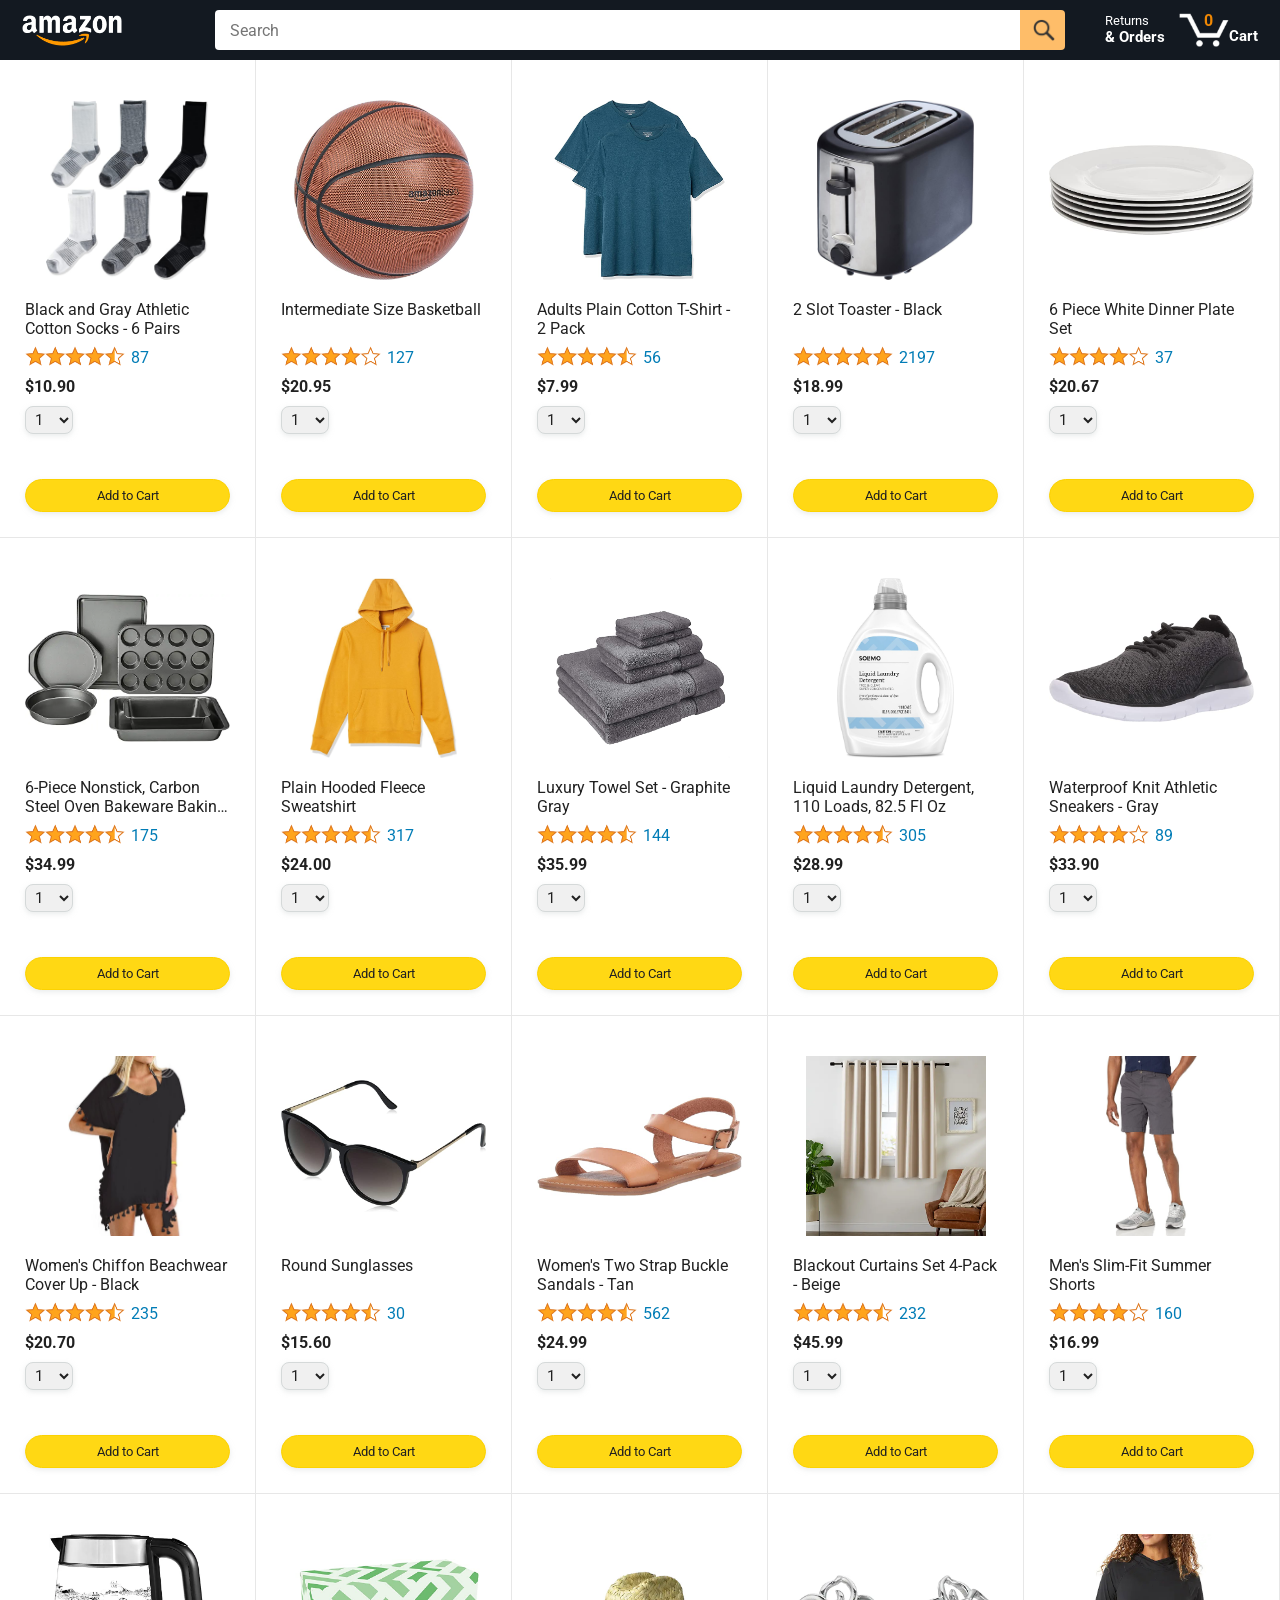
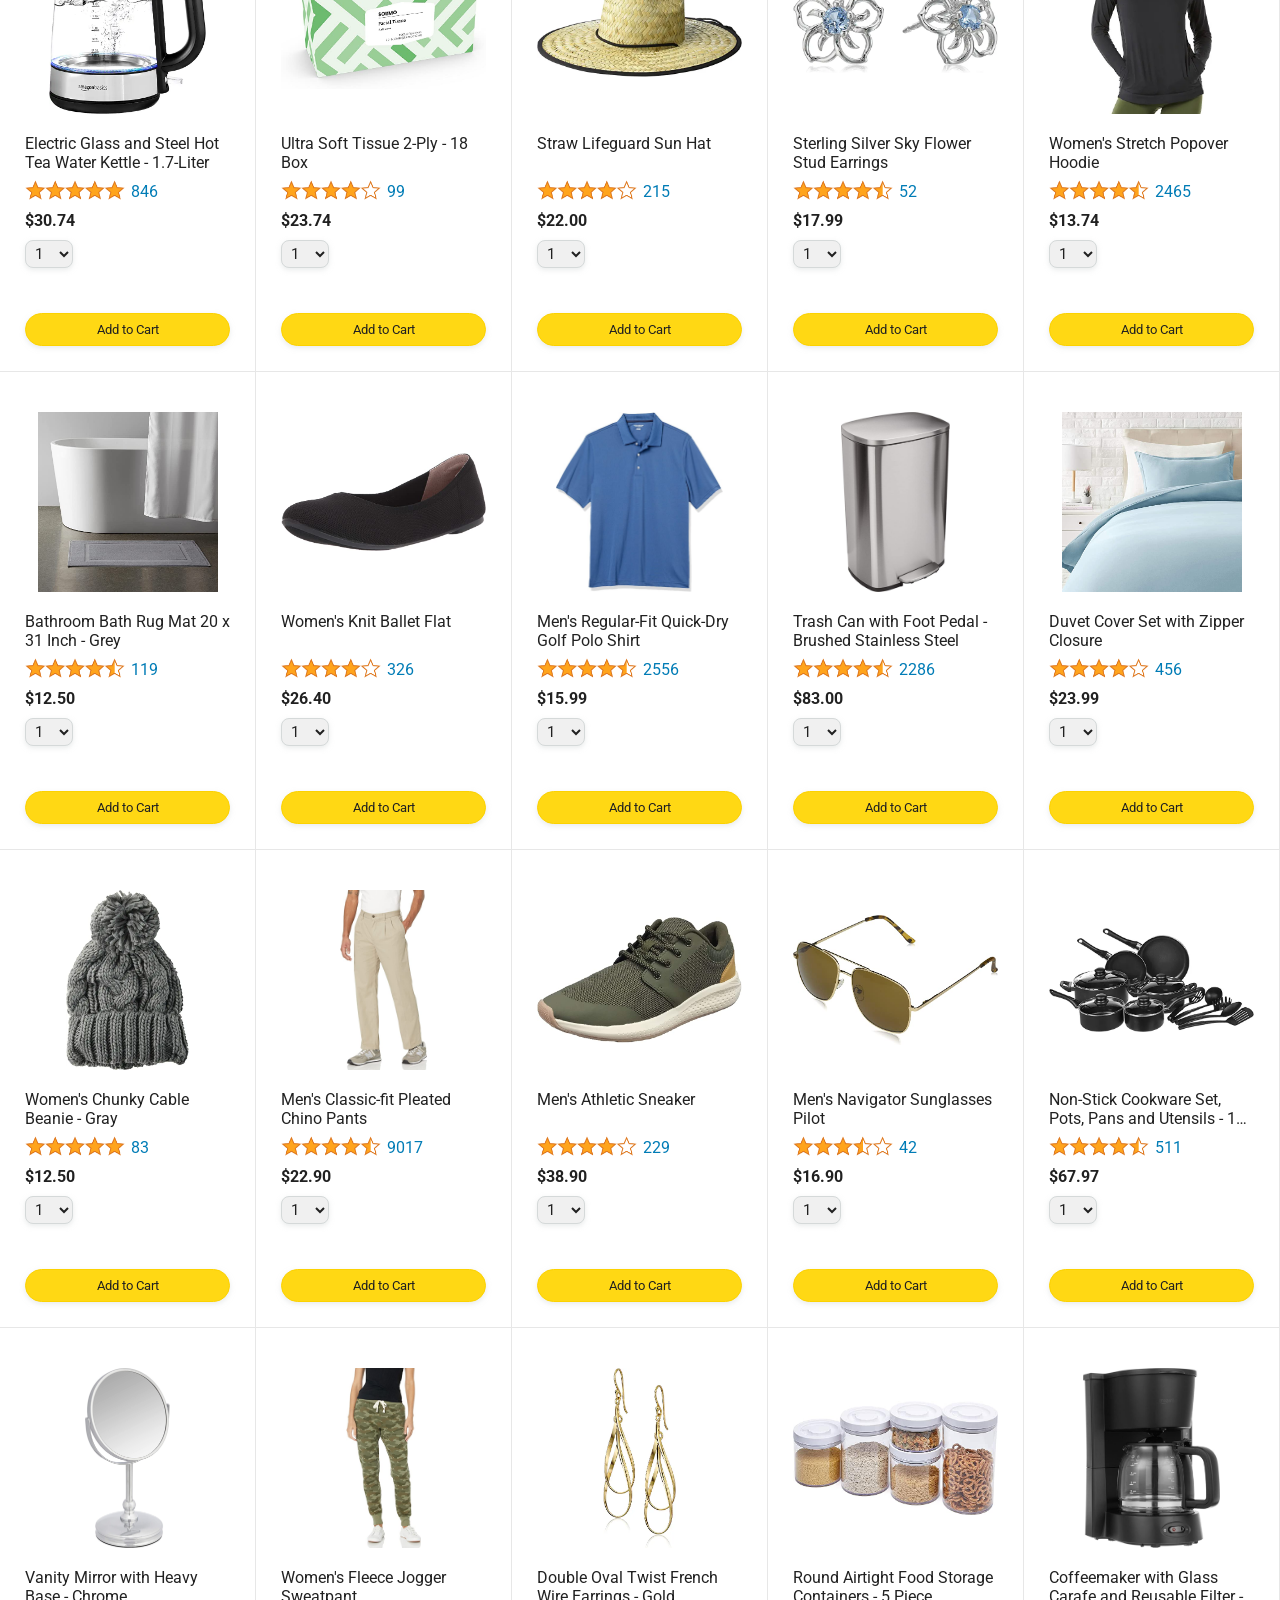
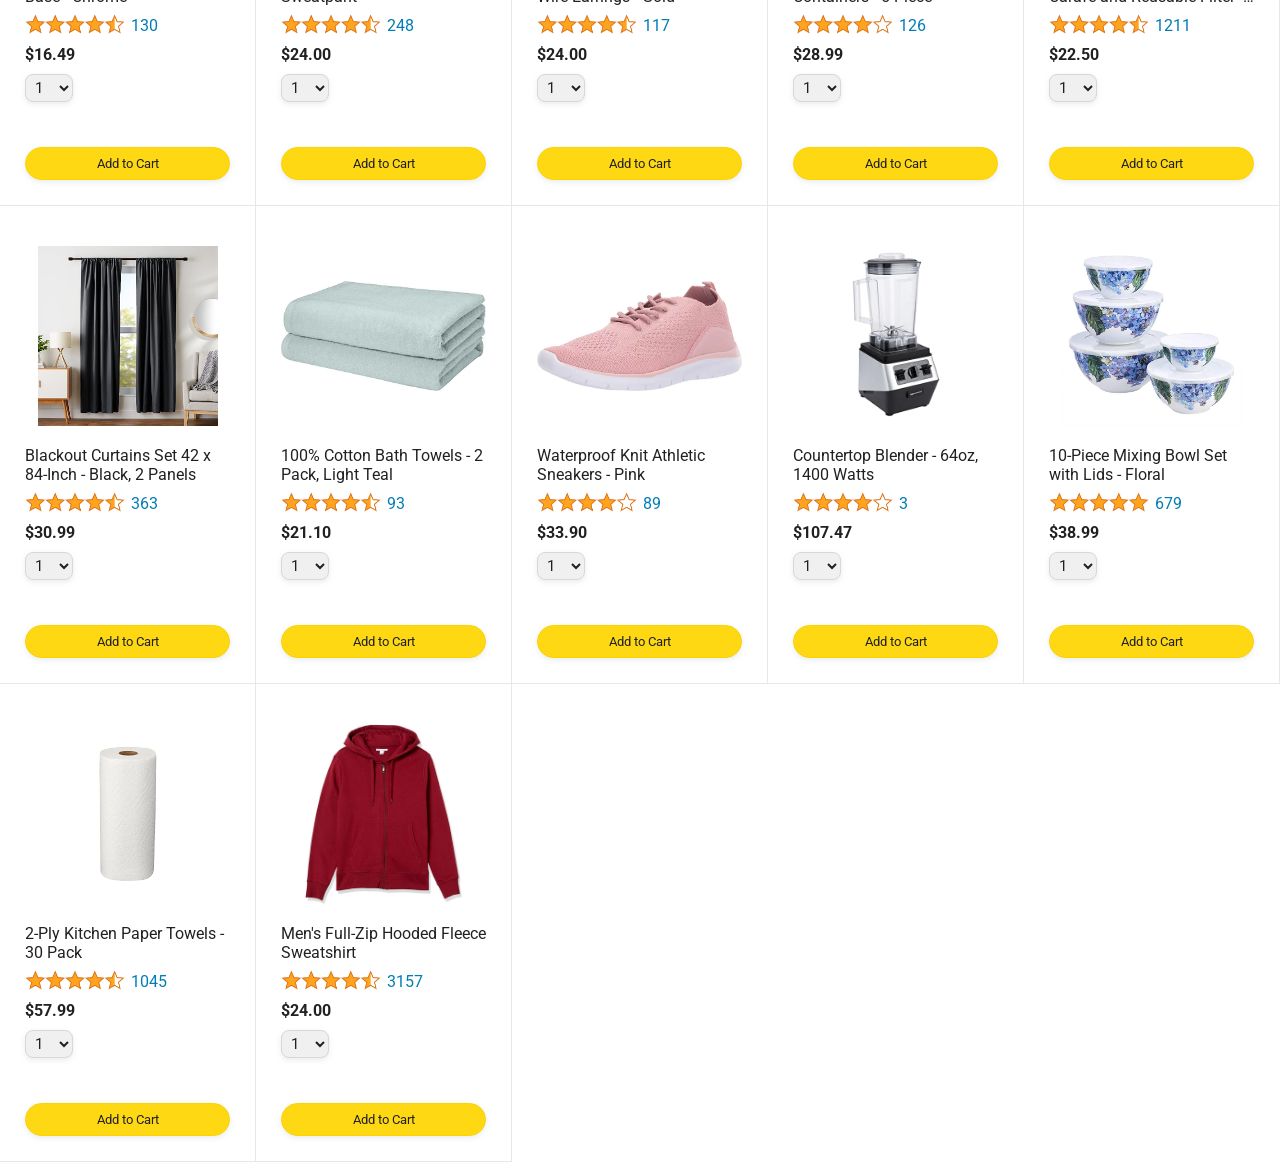
<file: index.html>
<!DOCTYPE html>
<html>
  <head>
    <title>Amazon Project</title>

    <!-- This code is needed for responsive design to work.
      (Responsive design = make the website look good on
      smaller screen sizes like a phone or a tablet). -->
    <meta name="viewport" content="width=device-width, initial-scale=1">
    

    <!-- Load a font called Roboto from Google Fonts. -->
    <link rel="preconnect" href="https://fonts.googleapis.com">
    <link rel="preconnect" href="https://fonts.gstatic.com" crossorigin>
    <link href="https://fonts.googleapis.com/css2?family=Roboto:wght@400;500;700&display=swap" rel="stylesheet">

    <!-- Here are the CSS files for this page. -->
    <link rel="stylesheet" href="styles/shared/general.css">
    <link rel="stylesheet" href="styles/shared/amazon-header.css">
    <link rel="stylesheet" href="styles/pages/amazon.css">
  </head>
  <body>
    <div class="amazon-header">
      <div class="amazon-header-left-section">
        <a href="amazon.html" class="header-link">
          <img class="amazon-logo"
            src="images/amazon-logo-white.png">
          <img class="amazon-mobile-logo"
            src="images/amazon-mobile-logo-white.png">
        </a>
      </div>

      <div class="amazon-header-middle-section">
        <input class="search-bar" type="text" placeholder="Search">

        <button class="search-button">
          <img class="search-icon" src="images/icons/search-icon.png">
        </button>
      </div>

      <div class="amazon-header-right-section">
        <a class="orders-link header-link" href="orders.html">
          <span class="returns-text">Returns</span>
          <span class="orders-text">& Orders</span>
        </a>

        <a class="cart-link header-link" href="checkout.html">
          <img class="cart-icon" src="images/icons/cart-icon.png">
          <div class="cart-quantity js-cart-quantity">0</div>
          <div class="cart-text">Cart</div>
        </a>
      </div>
    </div>
    
    <div class="main">
      <div class="products-grid js-products-grid">
      
      </div>
    </div>
    

    <script src = "data/products.js">

    </script>

<script type = "module" src = "scripts/amazon.js">

</script>

  </body>
</html>
</file>
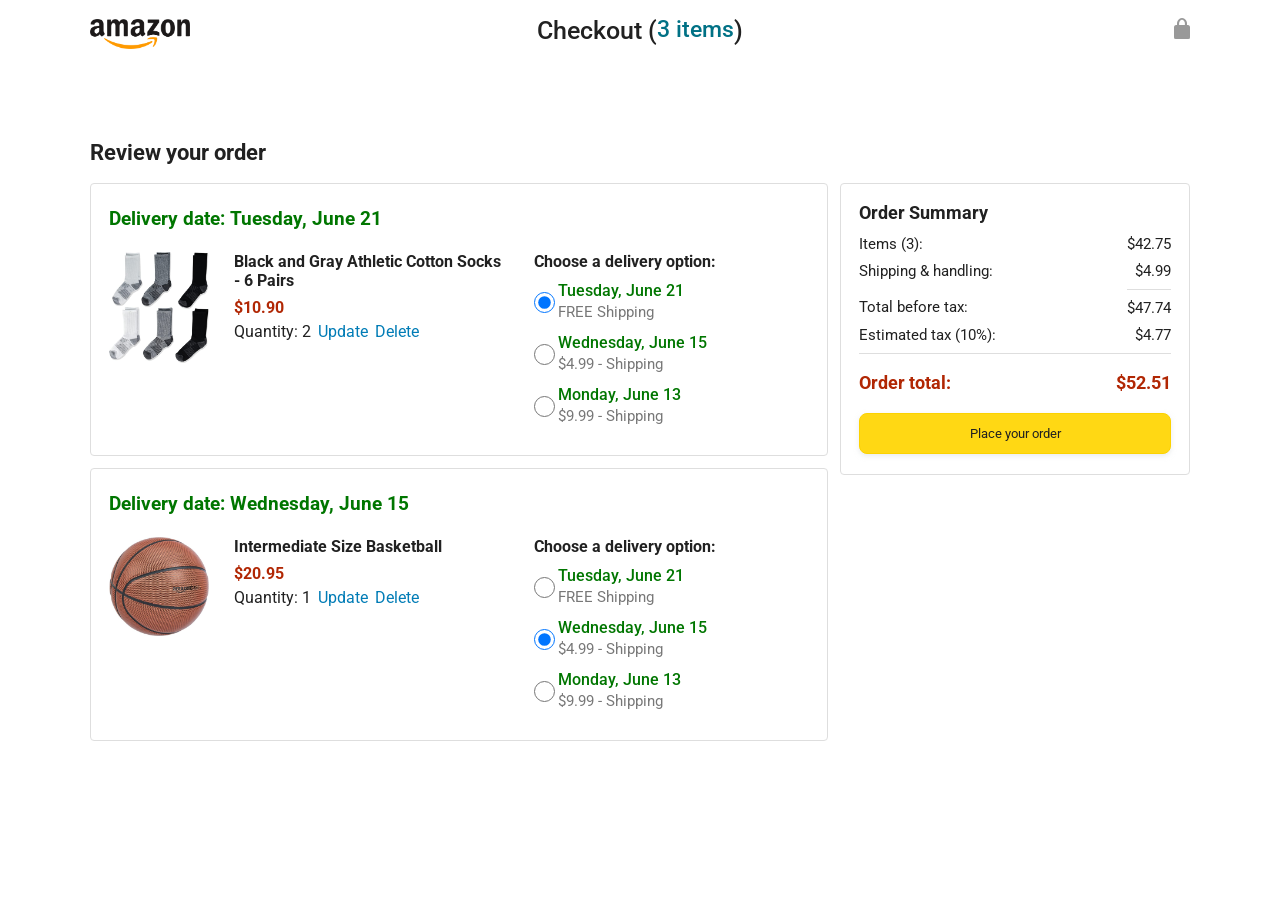
<file: checkout.html>
<!DOCTYPE html>
<html>
  <head>
    <title>Checkout</title>

    <!-- This code is needed for responsive design to work.
      (Responsive design = make the website look good on
      smaller screen sizes like a phone or a tablet). -->
    <meta name="viewport" content="width=device-width, initial-scale=1">

    <!-- Load a font called Roboto from Google Fonts. -->
    <link rel="preconnect" href="https://fonts.googleapis.com">
    <link rel="preconnect" href="https://fonts.gstatic.com" crossorigin>
    <link href="https://fonts.googleapis.com/css2?family=Roboto:wght@400;500;700&display=swap" rel="stylesheet">

    <!-- Here are the CSS files for this page. -->
    <link rel="stylesheet" href="styles/shared/general.css">
    <link rel="stylesheet" href="styles/pages/checkout/checkout-header.css">
    <link rel="stylesheet" href="styles/pages/checkout/checkout.css">
  </head>
  <body>
    <div class="checkout-header">
      <div class="header-content">
        <div class="checkout-header-left-section">
          <a href="amazon.html">
            <img class="amazon-logo" src="images/amazon-logo.png">
            <img class="amazon-mobile-logo" src="images/amazon-mobile-logo.png">
          </a>
        </div>

        <div class="checkout-header-middle-section">
          Checkout (<a class="return-to-home-link"
            href="amazon.html">3 items</a>)
        </div>

        <div class="checkout-header-right-section">
          <img src="images/icons/checkout-lock-icon.png">
        </div>
      </div>
    </div>

    <div class="main">
      <div class="page-title">Review your order</div>

      <div class="checkout-grid">
        <div class="order-summary">
          <div class="cart-item-container">
            <div class="delivery-date">
              Delivery date: Tuesday, June 21
            </div>

            <div class="cart-item-details-grid">
              <img class="product-image"
                src="images/products/athletic-cotton-socks-6-pairs.jpg">

              <div class="cart-item-details">
                <div class="product-name">
                  Black and Gray Athletic Cotton Socks - 6 Pairs
                </div>
                <div class="product-price">
                  $10.90
                </div>
                <div class="product-quantity">
                  <span>
                    Quantity: <span class="quantity-label">2</span>
                  </span>
                  <span class="update-quantity-link link-primary">
                    Update
                  </span>
                  <span class="delete-quantity-link link-primary">
                    Delete
                  </span>
                </div>
              </div>

              <div class="delivery-options">
                <div class="delivery-options-title">
                  Choose a delivery option:
                </div>
                <div class="delivery-option">
                  <input type="radio" checked
                    class="delivery-option-input"
                    name="delivery-option-1">
                  <div>
                    <div class="delivery-option-date">
                      Tuesday, June 21
                    </div>
                    <div class="delivery-option-price">
                      FREE Shipping
                    </div>
                  </div>
                </div>
                <div class="delivery-option">
                  <input type="radio"
                    class="delivery-option-input"
                    name="delivery-option-1">
                  <div>
                    <div class="delivery-option-date">
                      Wednesday, June 15
                    </div>
                    <div class="delivery-option-price">
                      $4.99 - Shipping
                    </div>
                  </div>
                </div>
                <div class="delivery-option">
                  <input type="radio"
                    class="delivery-option-input"
                    name="delivery-option-1">
                  <div>
                    <div class="delivery-option-date">
                      Monday, June 13
                    </div>
                    <div class="delivery-option-price">
                      $9.99 - Shipping
                    </div>
                  </div>
                </div>
              </div>
            </div>
          </div>

          <div class="cart-item-container">
            <div class="delivery-date">
              Delivery date: Wednesday, June 15
            </div>

            <div class="cart-item-details-grid">
              <img class="product-image"
                src="images/products/intermediate-composite-basketball.jpg">

              <div class="cart-item-details">
                <div class="product-name">
                  Intermediate Size Basketball
                </div>
                <div class="product-price">
                  $20.95
                </div>
                <div class="product-quantity">
                  <span>
                    Quantity: <span class="quantity-label">1</span>
                  </span>
                  <span class="update-quantity-link link-primary">
                    Update
                  </span>
                  <span class="delete-quantity-link link-primary">
                    Delete
                  </span>
                </div>
              </div>

              <div class="delivery-options">
                <div class="delivery-options-title">
                  Choose a delivery option:
                </div>

                <div class="delivery-option">
                  <input type="radio" class="delivery-option-input"
                    name="delivery-option-2">
                  <div>
                    <div class="delivery-option-date">
                      Tuesday, June 21
                    </div>
                    <div class="delivery-option-price">
                      FREE Shipping
                    </div>
                  </div>
                </div>
                <div class="delivery-option">
                  <input type="radio" checked class="delivery-option-input"
                    name="delivery-option-2">
                  <div>
                    <div class="delivery-option-date">
                      Wednesday, June 15
                    </div>
                    <div class="delivery-option-price">
                      $4.99 - Shipping
                    </div>
                  </div>
                </div>
                <div class="delivery-option">
                  <input type="radio" class="delivery-option-input"
                    name="delivery-option-2">
                  <div>
                    <div class="delivery-option-date">
                      Monday, June 13
                    </div>
                    <div class="delivery-option-price">
                      $9.99 - Shipping
                    </div>
                  </div>
                </div>
              </div>
            </div>
          </div>
        </div>

        <div class="payment-summary">
          <div class="payment-summary-title">
            Order Summary
          </div>

          <div class="payment-summary-row">
            <div>Items (3):</div>
            <div class="payment-summary-money">$42.75</div>
          </div>

          <div class="payment-summary-row">
            <div>Shipping &amp; handling:</div>
            <div class="payment-summary-money">$4.99</div>
          </div>

          <div class="payment-summary-row subtotal-row">
            <div>Total before tax:</div>
            <div class="payment-summary-money">$47.74</div>
          </div>

          <div class="payment-summary-row">
            <div>Estimated tax (10%):</div>
            <div class="payment-summary-money">$4.77</div>
          </div>

          <div class="payment-summary-row total-row">
            <div>Order total:</div>
            <div class="payment-summary-money">$52.51</div>
          </div>

          <button class="place-order-button button-primary">
            Place your order
          </button>
        </div>
      </div>
    </div>
  </body>
</html>
</file>
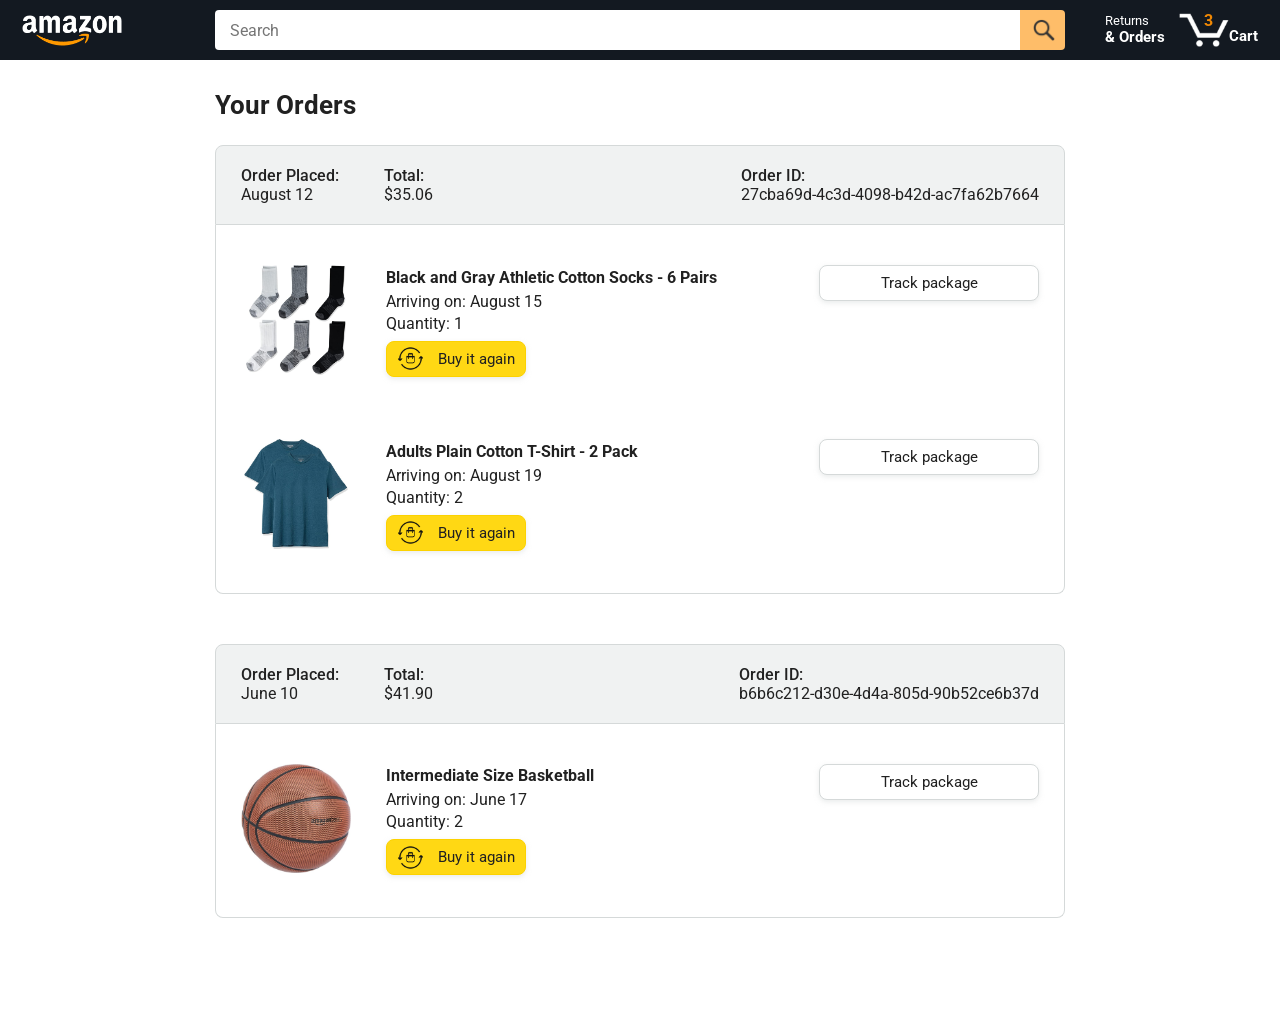
<file: orders.html>
<!DOCTYPE html>
<html>
  <head>
    <title>Orders</title>

    <!-- This code is needed for responsive design to work.
      (Responsive design = make the website look good on
      smaller screen sizes like a phone or a tablet). -->
    <meta name="viewport" content="width=device-width, initial-scale=1">

    <!-- Load a font called Roboto from Google Fonts. -->
    <link rel="preconnect" href="https://fonts.googleapis.com">
    <link rel="preconnect" href="https://fonts.gstatic.com" crossorigin>
    <link href="https://fonts.googleapis.com/css2?family=Roboto:wght@400;500;700&display=swap" rel="stylesheet">

    <!-- Here are the CSS files for this page. -->
    <link rel="stylesheet" href="styles/shared/general.css">
    <link rel="stylesheet" href="styles/shared/amazon-header.css">
    <link rel="stylesheet" href="styles/pages/orders.css">
  </head>
  <body>
    <div class="amazon-header">
      <div class="amazon-header-left-section">
        <a href="amazon.html" class="header-link">
          <img class="amazon-logo"
            src="images/amazon-logo-white.png">
          <img class="amazon-mobile-logo"
            src="images/amazon-mobile-logo-white.png">
        </a>
      </div>

      <div class="amazon-header-middle-section">
        <input class="search-bar" type="text" placeholder="Search">

        <button class="search-button">
          <img class="search-icon" src="images/icons/search-icon.png">
        </button>
      </div>

      <div class="amazon-header-right-section">
        <a class="orders-link header-link" href="orders.html">
          <span class="returns-text">Returns</span>
          <span class="orders-text">& Orders</span>
        </a>

        <a class="cart-link header-link" href="checkout.html">
          <img class="cart-icon" src="images/icons/cart-icon.png">
          <div class="cart-quantity">3</div>
          <div class="cart-text">Cart</div>
        </a>
      </div>
    </div>

    <div class="main">
      <div class="page-title">Your Orders</div>

      <div class="orders-grid">
        <div class="order-container">
          
          <div class="order-header">
            <div class="order-header-left-section">
              <div class="order-date">
                <div class="order-header-label">Order Placed:</div>
                <div>August 12</div>
              </div>
              <div class="order-total">
                <div class="order-header-label">Total:</div>
                <div>$35.06</div>
              </div>
            </div>

            <div class="order-header-right-section">
              <div class="order-header-label">Order ID:</div>
              <div>27cba69d-4c3d-4098-b42d-ac7fa62b7664</div>
            </div>
          </div>

          <div class="order-details-grid">
            <div class="product-image-container">
              <img src="images/products/athletic-cotton-socks-6-pairs.jpg">
            </div>

            <div class="product-details">
              <div class="product-name">
                Black and Gray Athletic Cotton Socks - 6 Pairs
              </div>
              <div class="product-delivery-date">
                Arriving on: August 15
              </div>
              <div class="product-quantity">
                Quantity: 1
              </div>
              <button class="buy-again-button button-primary">
                <img class="buy-again-icon" src="images/icons/buy-again.png">
                <span class="buy-again-message">Buy it again</span>
              </button>
            </div>

            <div class="product-actions">
              <a href="tracking.html">
                <button class="track-package-button button-secondary">
                  Track package
                </button>
              </a>
            </div>

            <div class="product-image-container">
              <img src="images/products/adults-plain-cotton-tshirt-2-pack-teal.jpg">
            </div>

            <div class="product-details">
              <div class="product-name">
                Adults Plain Cotton T-Shirt - 2 Pack
              </div>
              <div class="product-delivery-date">
                Arriving on: August 19
              </div>
              <div class="product-quantity">
                Quantity: 2
              </div>
              <button class="buy-again-button button-primary">
                <img class="buy-again-icon" src="images/icons/buy-again.png">
                <span class="buy-again-message">Buy it again</span>
              </button>
            </div>

            <div class="product-actions">
              <a href="tracking.html">
                <button class="track-package-button button-secondary">
                  Track package
                </button>
              </a>
            </div>
          </div>
        </div>

        <div class="order-container">

          <div class="order-header">
            <div class="order-header-left-section">
              <div class="order-date">
                <div class="order-header-label">Order Placed:</div>
                <div>June 10</div>
              </div>
              <div class="order-total">
                <div class="order-header-label">Total:</div>
                <div>$41.90</div>
              </div>
            </div>

            <div class="order-header-right-section">
              <div class="order-header-label">Order ID:</div>
              <div>b6b6c212-d30e-4d4a-805d-90b52ce6b37d</div>
            </div>
          </div>

          <div class="order-details-grid">
            <div class="product-image-container">
              <img src="images/products/intermediate-composite-basketball.jpg">
            </div>

            <div class="product-details">
              <div class="product-name">
                Intermediate Size Basketball
              </div>
              <div class="product-delivery-date">
                Arriving on: June 17
              </div>
              <div class="product-quantity">
                Quantity: 2
              </div>
              <button class="buy-again-button button-primary">
                <img class="buy-again-icon" src="images/icons/buy-again.png">
                <span class="buy-again-message">Buy it again</span>
              </button>
            </div>

            <div class="product-actions">
              <a href="tracking.html">
                <button class="track-package-button button-secondary">
                  Track package
                </button>
              </a>
            </div>
          </div>
        </div>
      </div>
    </div>
  </body>
</html>
</file>
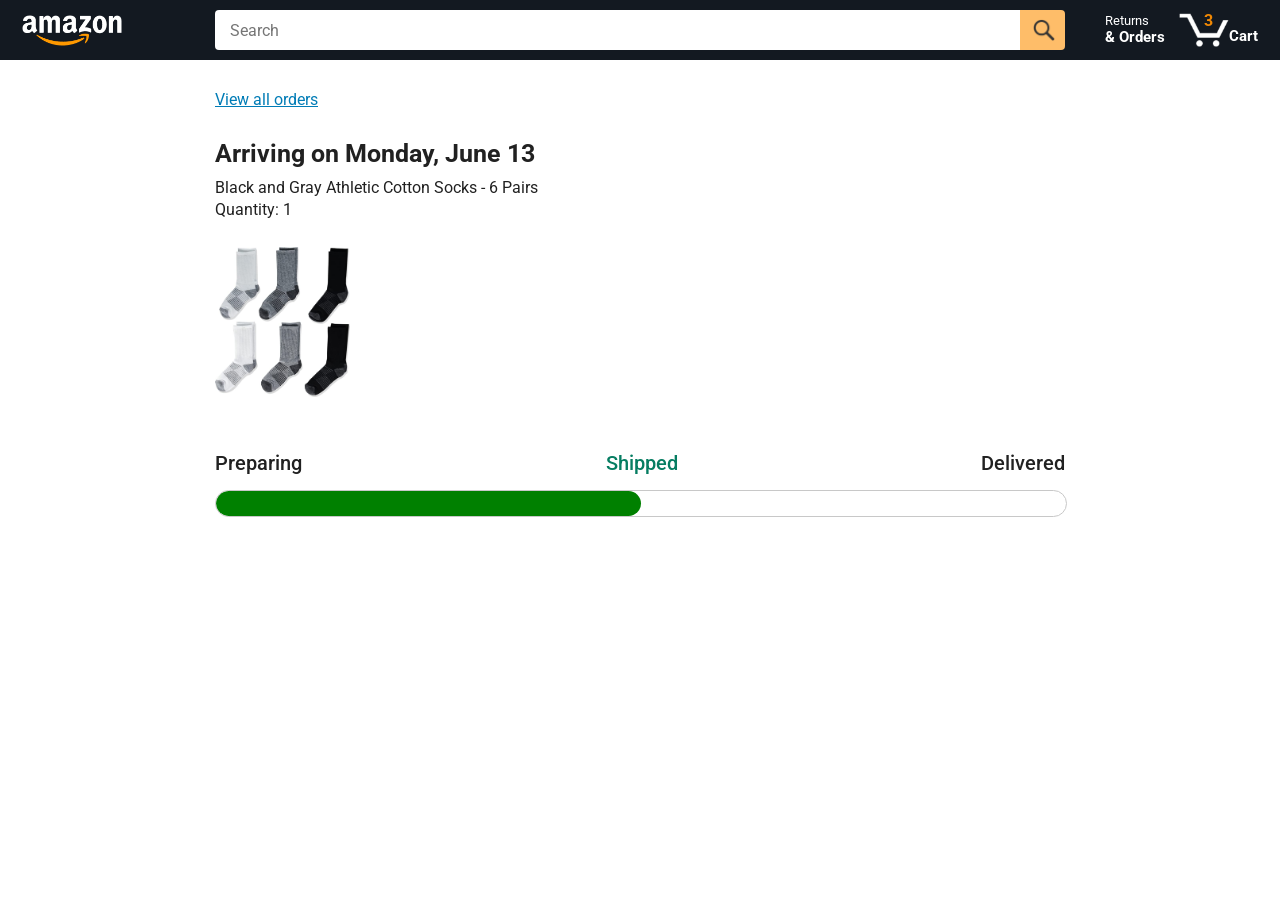
<file: tracking.html>
<!DOCTYPE html>
<html>
  <head>
    <title>Tracking</title>

    <!-- This code is needed for responsive design to work.
      (Responsive design = make the website look good on
      smaller screen sizes like a phone or a tablet). -->
    <meta name="viewport" content="width=device-width, initial-scale=1">

    <!-- Load a font called Roboto from Google Fonts. -->
    <link rel="preconnect" href="https://fonts.googleapis.com">
    <link rel="preconnect" href="https://fonts.gstatic.com" crossorigin>
    <link href="https://fonts.googleapis.com/css2?family=Roboto:wght@400;500;700&display=swap" rel="stylesheet">

    <!-- Here are the CSS files for this page. -->
    <link rel="stylesheet" href="styles/shared/general.css">
    <link rel="stylesheet" href="styles/shared/amazon-header.css">
    <link rel="stylesheet" href="styles/pages/tracking.css">
  </head>
  <body>
    <div class="amazon-header">
      <div class="amazon-header-left-section">
        <a href="amazon.html" class="header-link">
          <img class="amazon-logo"
            src="images/amazon-logo-white.png">
          <img class="amazon-mobile-logo"
            src="images/amazon-mobile-logo-white.png">
        </a>
      </div>

      <div class="amazon-header-middle-section">
        <input class="search-bar" type="text" placeholder="Search">

        <button class="search-button">
          <img class="search-icon" src="images/icons/search-icon.png">
        </button>
      </div>

      <div class="amazon-header-right-section">
        <a class="orders-link header-link" href="orders.html">
          <span class="returns-text">Returns</span>
          <span class="orders-text">& Orders</span>
        </a>

        <a class="cart-link header-link" href="checkout.html">
          <img class="cart-icon" src="images/icons/cart-icon.png">
          <div class="cart-quantity">3</div>
          <div class="cart-text">Cart</div>
        </a>
      </div>
    </div>

    <div class="main">
      <div class="order-tracking">
        <a class="back-to-orders-link link-primary" href="orders.html">
          View all orders
        </a>

        <div class="delivery-date">
          Arriving on Monday, June 13
        </div>

        <div class="product-info">
          Black and Gray Athletic Cotton Socks - 6 Pairs
        </div>

        <div class="product-info">
          Quantity: 1
        </div>

        <img class="product-image" src="images/products/athletic-cotton-socks-6-pairs.jpg">

        <div class="progress-labels-container">
          <div class="progress-label">
            Preparing
          </div>
          <div class="progress-label current-status">
            Shipped
          </div>
          <div class="progress-label">
            Delivered
          </div>
        </div>

        <div class="progress-bar-container">
          <div class="progress-bar"></div>
        </div>
      </div>
    </div>
  </body>
</html>
</file>
<file: styles/shared/general.css>
body {
  font-family: Roboto, Arial;
  color: rgb(33, 33, 33);
  /* The <body> element has a default margin of 8px
     on all sides. This removes the default margins. */
  margin: 0;
}

/* <p> elements have a default margin on the top
   and bottom. This removes the default margins. */
p {
  margin: 0;
}

button {
  cursor: pointer;
}

select {
  cursor: pointer;
}

input, select, button {
  font-family: Roboto, Arial;
}

.button-primary {
  color: rgb(33, 33, 33);
  background-color: rgb(255, 216, 20);
  border: 1px solid rgb(252, 210, 0);
  border-radius: 8px;
  cursor: pointer;
  box-shadow: 0 2px 5px rgba(213, 217, 217, 0.5);
}

.button-primary:hover {
  background-color: rgb(247, 202, 0);
  border: 1px solid rgb(242, 194, 0);
}

.button-primary:active {
  background: rgb(255, 216, 20);
  border-color: rgb(252, 210, 0);
  box-shadow: none;
}

.button-secondary {
  color: rgb(33, 33, 33);
  background: white;
  border: 1px solid rgb(213, 217, 217);
  border-radius: 8px;
  cursor: pointer;
  box-shadow: 0 2px 5px rgba(213, 217, 217, 0.5);
}

.button-secondary:hover {
  background-color: rgb(247, 250, 250);
}

.button-secondary:active {
  background-color: rgb(237, 253, 255);
  box-shadow: none;
}

/* These styles will limit text to 2 lines. Anything
   beyond 2 lines will be replaced with "..."
   You can find this code by using an A.I. tool or by
   searching in Google.
   https://css-tricks.com/almanac/properties/l/line-clamp/ */
.limit-text-to-2-lines {
  display: -webkit-box;
  -webkit-line-clamp: 2;
  -webkit-box-orient: vertical;
  overflow: hidden;
}

.link-primary {
  color: rgb(1, 124, 182);
  cursor: pointer;
}

.link-primary:hover {
  color: rgb(196, 80, 0);
}

/* Styles for dropdown selectors. */
select {
  color: rgb(33, 33, 33);
  background-color: rgb(240, 240, 240);
  border: 1px solid rgb(213, 217, 217);
  border-radius: 8px;
  padding: 3px 5px;
  font-size: 15px;
  cursor: pointer;
  box-shadow: 0 2px 5px rgba(213, 217, 217, 0.5);
}

select:focus,
input:focus {
  outline: 2px solid rgb(255, 153, 0);
}
</file>
<file: styles/shared/amazon-header.css>
.amazon-header {
  background-color: rgb(19, 25, 33);
  color: white;
  padding-left: 15px;
  padding-right: 15px;

  display: flex;
  align-items: center;
  justify-content: space-between;

  position: fixed;
  top: 0;
  left: 0;
  right: 0;
  height: 60px;
}

.amazon-header-left-section {
  width: 180px;
}

@media (max-width: 800px) {
  .amazon-header-left-section {
    width: unset;
  }
}

.header-link {
  display: inline-block;
  padding: 6px;
  border-radius: 2px;
  cursor: pointer;
  text-decoration: none;
  border: 1px solid rgba(0, 0, 0, 0);
}

.header-link:hover {
  border: 1px solid white;
}

.amazon-logo {
  width: 100px;
  margin-top: 5px;
}

.amazon-mobile-logo {
  display: none;
}

@media (max-width: 575px) {
  .amazon-logo {
    display: none;
  }

  .amazon-mobile-logo {
    display: block;
    height: 35px;
    margin-top: 5px;
  }
}

.amazon-header-middle-section {
  flex: 1;
  max-width: 850px;
  margin-left: 10px;
  margin-right: 10px;
  display: flex;
}

.search-bar {
  flex: 1;
  width: 0;
  font-size: 16px;
  height: 38px;
  padding-left: 15px;
  border: none;
  border-top-left-radius: 4px;
  border-bottom-left-radius: 4px;
  border-top-right-radius: 0;
  border-bottom-right-radius: 0;
}

.search-button {
  background-color: rgb(254, 189, 105);
  border: none;
  width: 45px;
  height: 40px;
  border-top-right-radius: 4px;
  border-bottom-right-radius: 4px;
  flex-shrink: 0;
}

.search-icon {
  height: 22px;
  margin-left: 2px;
  margin-top: 3px;
}

.amazon-header-right-section {
  width: 180px;
  flex-shrink: 0;
  display: flex;
  justify-content: end;
}

.orders-link {
  color: white;
}

.returns-text {
  display: block;
  font-size: 13px;
}

.orders-text {
  display: block;
  font-size: 15px;
  font-weight: 700;
}

.cart-link {
  color: white;
  display: flex;
  align-items: center;
  position: relative;
}

.cart-icon {
  width: 50px;
}

.cart-text {
  margin-top: 12px;
  font-size: 15px;
  font-weight: 700;
}

.cart-quantity {
  color: rgb(240, 136, 4);
  font-size: 16px;
  font-weight: 700;

  position: absolute ;
  top: 4px;
  left: 22px;
  
  width: 26px;
  text-align: center;
}
</file>
<file: styles/pages/amazon.css>
.main {
  margin-top: 60px;
}

.products-grid {
  display: grid;

  /* - In CSS Grid, 1fr means a column will take up the
       remaining space in the grid.
     - If we write 1fr 1fr ... 1fr; 8 times, this will
       divide the grid into 8 columns, each taking up an
       equal amount of the space.
     - repeat(8, 1fr); is a shortcut for repeating "1fr"
       8 times (instead of typing out "1fr" 8 times).
       repeat(...) is a special property that works with
       display: grid; */
  grid-template-columns: repeat(8, 1fr);
}

/* @media is used to create responsive design (making the
   website look good on any screen size). This @media
   means when the screen width is 2000px or less, we
   will divide the grid into 7 columns instead of 8. */
@media (max-width: 2000px) {
  .products-grid {
    grid-template-columns: repeat(7, 1fr);
  }
}

/* This @media means when the screen width is 1600px or
   less, we will divide the grid into 6 columns. */
@media (max-width: 1600px) {
  .products-grid {
    grid-template-columns: repeat(6, 1fr);
  }
}

@media (max-width: 1300px) {
  .products-grid {
    grid-template-columns: repeat(5, 1fr);
  }
}

@media (max-width: 1000px) {
  .products-grid {
    grid-template-columns: repeat(4, 1fr);
  }
}

@media (max-width: 800px) {
  .products-grid {
    grid-template-columns: repeat(3, 1fr);
  }
}

@media (max-width: 575px) {
  .products-grid {
    grid-template-columns: repeat(2, 1fr);
  }
}

@media (max-width: 450px) {
  .products-grid {
    grid-template-columns: 1fr;
  }
}

.product-container {
  padding-top: 40px;
  padding-bottom: 25px;
  padding-left: 25px;
  padding-right: 25px;

  border-right: 1px solid rgb(231, 231, 231);
  border-bottom: 1px solid rgb(231, 231, 231);

  display: flex;
  flex-direction: column;
}

.product-image-container {
  display: flex;
  justify-content: center;
  align-items: center;

  height: 180px;
  margin-bottom: 20px;
}

.product-image {
  /* Images will overflow their container by default. To
    prevent this, we set max-width and max-height to 100%
    so they stay inside their container. */
  max-width: 100%;
  max-height: 100%;
}

.product-name {
  height: 40px;
  margin-bottom: 5px;
}

.product-rating-container {
  display: flex;
  align-items: center;
  margin-bottom: 10px;
}

.product-rating-stars {
  width: 100px;
  margin-right: 6px;
}

.product-rating-count {
  color: rgb(1, 124, 182);
  cursor: pointer;
  margin-top: 3px;
}

.product-price {
  font-weight: 700;
  margin-bottom: 10px;
}

.product-quantity-container {
  margin-bottom: 17px;
}

.product-spacer {
  flex: 1;
}

.added-to-cart {
  color: rgb(6, 125, 98);
  font-size: 16px;

  display: flex;
  align-items: center;
  margin-bottom: 8px;

  /* At first, the "Added to cart" message will
     be invisible. Use JavaScript to change the
     opacity and make it visible. */
  opacity: 0;
}

.added-to-cart img {
  height: 20px;
  margin-right: 5px;
}

.add-to-cart-button {
  width: 100%;
  padding: 8px;
  border-radius: 50px;
}
</file>
<file: styles/pages/checkout/checkout-header.css>
.checkout-header {
  height: 60px;
  padding-left: 30px;
  padding-right: 30px;
  background-color: white;

  display: flex;
  justify-content: center;

  position: fixed;
  top: 0;
  left: 0;
  right: 0;
  z-index: 1000;
}

.header-content {
  width: 100%;
  max-width: 1100px;

  display: flex;
  align-items: center;
}

.checkout-header-left-section {
  width: 150px;
}

.amazon-logo {
  width: 100px;
  margin-top: 12px;
}

.amazon-mobile-logo {
  display: none;
}

/* @media is used to create responsive design (making the
   website look good on any screen size). This @media
   means when the screen width is 575px or less, different
   styles (inside the {...}) will be applied. */
@media (max-width: 575px) {
  .checkout-header-left-section {
    width: auto;
  }

  .amazon-logo {
    display: none;
  }

  .amazon-mobile-logo {
    display: inline-block;
    height: 35px;
    margin-top: 5px;
  }
}

.checkout-header-middle-section {
  flex: 1;
  flex-shrink: 0;
  text-align: center;

  font-size: 25px;
  font-weight: 500;

  display: flex;
  justify-content: center;
}

.return-to-home-link {
  color: rgb(0, 113, 133);
  font-size: 23px;
  text-decoration: none;
  cursor: pointer;
}

@media (max-width: 1000px) {
  .checkout-header-middle-section {
    font-size: 20px;
    margin-right: 60px;
  }

  .return-to-home-link {
    font-size: 18px;
  }
}

@media (max-width: 575px) {
  .checkout-header-middle-section {
    margin-right: 5px;
  }
}

.checkout-header-right-section {
  text-align: right;
  width: 150px;
}

@media (max-width: 1000px) {
  .checkout-header-right-section {
    width: auto;
  }
}
</file>
<file: styles/pages/checkout/checkout.css>
.main {
  max-width: 1100px;
  padding-left: 30px;
  padding-right: 30px;

  margin-top: 140px;
  margin-bottom: 100px;

  /* margin-left: auto;
     margin-right auto;
     Is a trick for centering an element horizontally
     without needing a container. */
  margin-left: auto;
  margin-right: auto;
}

.page-title {
  font-weight: 700;
  font-size: 22px;
  margin-bottom: 18px;
}

.checkout-grid {
  display: grid;
  /* Here, 1fr means the first column will take
     up the remaining space in the grid. */
  grid-template-columns: 1fr 350px;
  column-gap: 12px;

  /* Use align-items: start; to prevent the elements
     in the grid from stretching vertically. */
  align-items: start;
}

@media (max-width: 1000px) {
  .main {
    max-width: 500px;
  }

  .checkout-grid {
    grid-template-columns: 1fr;
  }
}

.cart-item-container,
.payment-summary {
  border: 1px solid rgb(222, 222, 222);
  border-radius: 4px;
  padding: 18px;
}

.cart-item-container {
  margin-bottom: 12px;
}

.payment-summary {
  padding-bottom: 5px;
}

@media (max-width: 1000px) {
  .payment-summary {
    /* grid-row: 1 means this element will be placed into row
      1 in the grid. (Normally, the row that an element is
      placed in is determined by the order of the elements in
      the HTML. grid-row overrides this default ordering). */
    grid-row: 1;
    margin-bottom: 12px;
  }
}

.delivery-date {
  color: rgb(0, 118, 0);
  font-weight: 700;
  font-size: 19px;
  margin-top: 5px;
  margin-bottom: 22px;
}

.cart-item-details-grid {
  display: grid;
  /* 100px 1fr 1fr; means the 2nd and 3rd column will
     take up half the remaining space in the grid
     (they will divide up the remaining space evenly). */
  grid-template-columns: 100px 1fr 1fr;
  column-gap: 25px;
}

@media (max-width: 1000px) {
  .cart-item-details-grid {
    grid-template-columns: 100px 1fr;
    row-gap: 30px;
  }
}

.product-image {
  max-width: 100%;
  max-height: 120px;

  /* margin-left: auto;
     margin-right auto;
     Is a trick for centering an element horizontally
     without needing a container. */
  margin-left: auto;
  margin-right: auto;
}

.product-name {
  font-weight: 700;
  margin-bottom: 8px;
}

.product-price {
  color: rgb(177, 39, 4);
  font-weight: 700;
  margin-bottom: 5px;
}

.product-quantity .link-primary {
  margin-left: 3px;
}

@media (max-width: 1000px) {
  .delivery-options {
    /* grid-column: 1 means this element will be placed
       in column 1 in the grid. (Normally, the column that
       an element is placed in is determined by the order
       of the elements in the HTML. grid-column overrides
       this default ordering).
       
       / span 2 means this element will take up 2 columns
       in the grid (Normally, each element takes up 1
       column in the grid). */
    grid-column: 1 / span 2;
  }
}

.delivery-options-title {
  font-weight: 700;
  margin-bottom: 10px;
}

.delivery-option {
  display: grid;
  grid-template-columns: 24px 1fr;
  margin-bottom: 12px;
  cursor: pointer;
}

.delivery-option-input {
  margin-left: 0px;
  cursor: pointer;
}

.delivery-option-date {
  color: rgb(0, 118, 0);
  font-weight: 500;
  margin-bottom: 3px;
}

.delivery-option-price {
  color: rgb(120, 120, 120);
  font-size: 15px;
}

.payment-summary-title {
  font-weight: 700;
  font-size: 18px;
  margin-bottom: 12px;
}

.payment-summary-row {
  display: grid;
  /* 1fr auto; means the width of the 2nd column will be
     determined by the elements inside the column (auto).
     The 1st column will take up the remaining space. */
  grid-template-columns: 1fr auto;

  font-size: 15px;
  margin-bottom: 9px;
}

.payment-summary-money {
  text-align: right;
}

.subtotal-row .payment-summary-money {
  border-top: 1px solid rgb(222, 222, 222);
}

.subtotal-row div {
  padding-top: 9px;
}

.total-row {
  color: rgb(177, 39, 4);
  font-weight: 700;
  font-size: 18px;

  border-top: 1px solid rgb(222, 222, 222);
  padding-top: 18px;
}

.place-order-button {
  width: 100%;
  padding-top: 12px;
  padding-bottom: 12px;
  border-radius: 8px;

  margin-top: 11px;
  margin-bottom: 15px;
}
</file>
<file: styles/pages/orders.css>
.main {
  max-width: 850px;
  margin-top: 90px;
  margin-bottom: 100px;
  padding-left: 20px;
  padding-right: 20px;

  /* margin-left: auto;
     margin-right auto;
     Is a trick for centering an element horizontally
     without needing a container. */
  margin-left: auto;
  margin-right: auto;
}

.page-title {
  font-weight: 700;
  font-size: 26px;
  margin-bottom: 25px;
}

.orders-grid {
  display: grid;
  grid-template-columns: 1fr;
  row-gap: 50px;
}

.order-header {
  background-color: rgb(240, 242, 242);
  border: 1px solid rgb(213, 217, 217);

  display: flex;
  align-items: center;
  justify-content: space-between;

  padding: 20px 25px;
  border-top-left-radius: 8px;
  border-top-right-radius: 8px;
}

.order-header-left-section {
  display: flex;
  flex-shrink: 0;
}

.order-header-label {
  font-weight: 500;
}

.order-date,
.order-total {
  margin-right: 45px;
}

.order-header-right-section {
  flex-shrink: 1;
}

@media (max-width: 575px) {
  .order-header {
    flex-direction: column;
    align-items: start;
    line-height: 23px;
    padding: 15px;
  }

  .order-header-left-section {
    flex-direction: column;
  }

  .order-header-label {
    margin-right: 5px;
  }

  .order-date,
  .order-total {
    display: grid;
    grid-template-columns: auto 1fr;
    margin-right: 0;
  }

  .order-header-right-section {
    display: grid;
    grid-template-columns: auto 1fr;
  }
}

.order-details-grid {
  padding: 40px 25px;
  border: 1px solid rgb(213, 217, 217);
  border-top: none;
  border-bottom-left-radius: 8px;
  border-bottom-right-radius: 8px;

  display: grid;
  grid-template-columns: 110px 1fr 220px;
  column-gap: 35px;
  row-gap: 60px;
  align-items: center;
}

@media (max-width: 800px) {
  .order-details-grid {
    grid-template-columns: 110px 1fr;
    row-gap: 0;
    padding-bottom: 8px;
  }
}

@media (max-width: 450px) {
  .order-details-grid {
    grid-template-columns: 1fr;
  }
}

.product-image-container {
  text-align: center;
}

.product-image-container img {
  max-width: 110px;
  max-height: 110px;
}

.product-name {
  font-weight: 700;
  margin-bottom: 5px;
}

.product-delivery-date {
  margin-bottom: 3px;
}

.product-quantity {
  margin-bottom: 8px;
}

.buy-again-button {
  font-size: 15px;
  width: 140px;
  height: 36px;
  border-radius: 8px;

  display: flex;
  align-items: center;
  justify-content: center;
}

.buy-again-icon {
  width: 25px;
  margin-right: 15px;
}

.product-actions {
  align-self: start;
}

.track-package-button {
  width: 100%;
  font-size: 15px;
  padding: 8px;
}

@media (max-width: 800px) {
  .buy-again-button {
    margin-bottom: 10px;
  }

  .product-actions {
    /* grid-column: 2 means this element will be placed
       in column 2 in the grid. (Normally, the column that
       an element is placed in is determined by the order
       of the elements in the HTML. grid-column overrides
       this default ordering). */
    grid-column: 2;
    margin-bottom: 30px;
  }

  .track-package-button {
    width: 140px;
  }
}

@media (max-width: 450px) {
  .product-image-container {
    text-align: center;
    margin-bottom: 25px;
  }

  .product-image-container img {
    max-width: 150px;
    max-height: 150px;
  }

  .product-name {
    margin-bottom: 10px;
  }

  .product-quantity {
    margin-bottom: 15px;
  }

  .buy-again-button {
    width: 100%;
    margin-bottom: 15px;
  }

  .product-actions {
    /* grid-column: auto; undos grid-column: 2; from above.
       This element will now be placed in its normal column
       in the grid. */
    grid-column: auto;
    margin-bottom: 70px;
  }

  .track-package-button {
    width: 100%;
    padding: 12px;
  }
}
</file>
<file: styles/pages/tracking.css>
.main {
  max-width: 850px;
  margin-top: 90px;
  margin-bottom: 100px;
  padding-left: 30px;
  padding-right: 30px;

  /* margin-left: auto;
     margin-right auto;
     Is a trick for centering an element horizontally
     without needing a container. */
  margin-left: auto;
  margin-right: auto;
}

.back-to-orders-link {
  display: inline-block;
  margin-bottom: 30px;
}

.delivery-date {
  font-size: 25px;
  font-weight: 700;
  margin-bottom: 10px;
}

.product-info {
  margin-bottom: 3px;
}

.product-image {
  max-width: 150px;
  max-height: 150px;
  margin-top: 25px;
  margin-bottom: 50px;
}

.progress-labels-container {
  display: flex;
  justify-content: space-between;
  font-size: 20px;
  font-weight: 500;
  margin-bottom: 15px;
}

.current-status {
  color: rgb(6, 125, 98);
}

@media (max-width: 575px) {
  .progress-labels-container {
    font-size: 16px;
  }
}

@media (max-width: 450px) {
  .progress-labels-container {
    flex-direction: column;
    margin-bottom: 5px;
  }

  .progress-label {
    margin-bottom: 3px;
  }
}

.progress-bar-container {
  height: 25px;
  width: 100%;

  border: 1px solid rgb(200, 200, 200);
  border-radius: 50px;
  overflow: hidden;
}

.progress-bar {
  height: 100%;
  background-color: green;
  border-radius: 50px;
  width: 50%;
}
</file>
